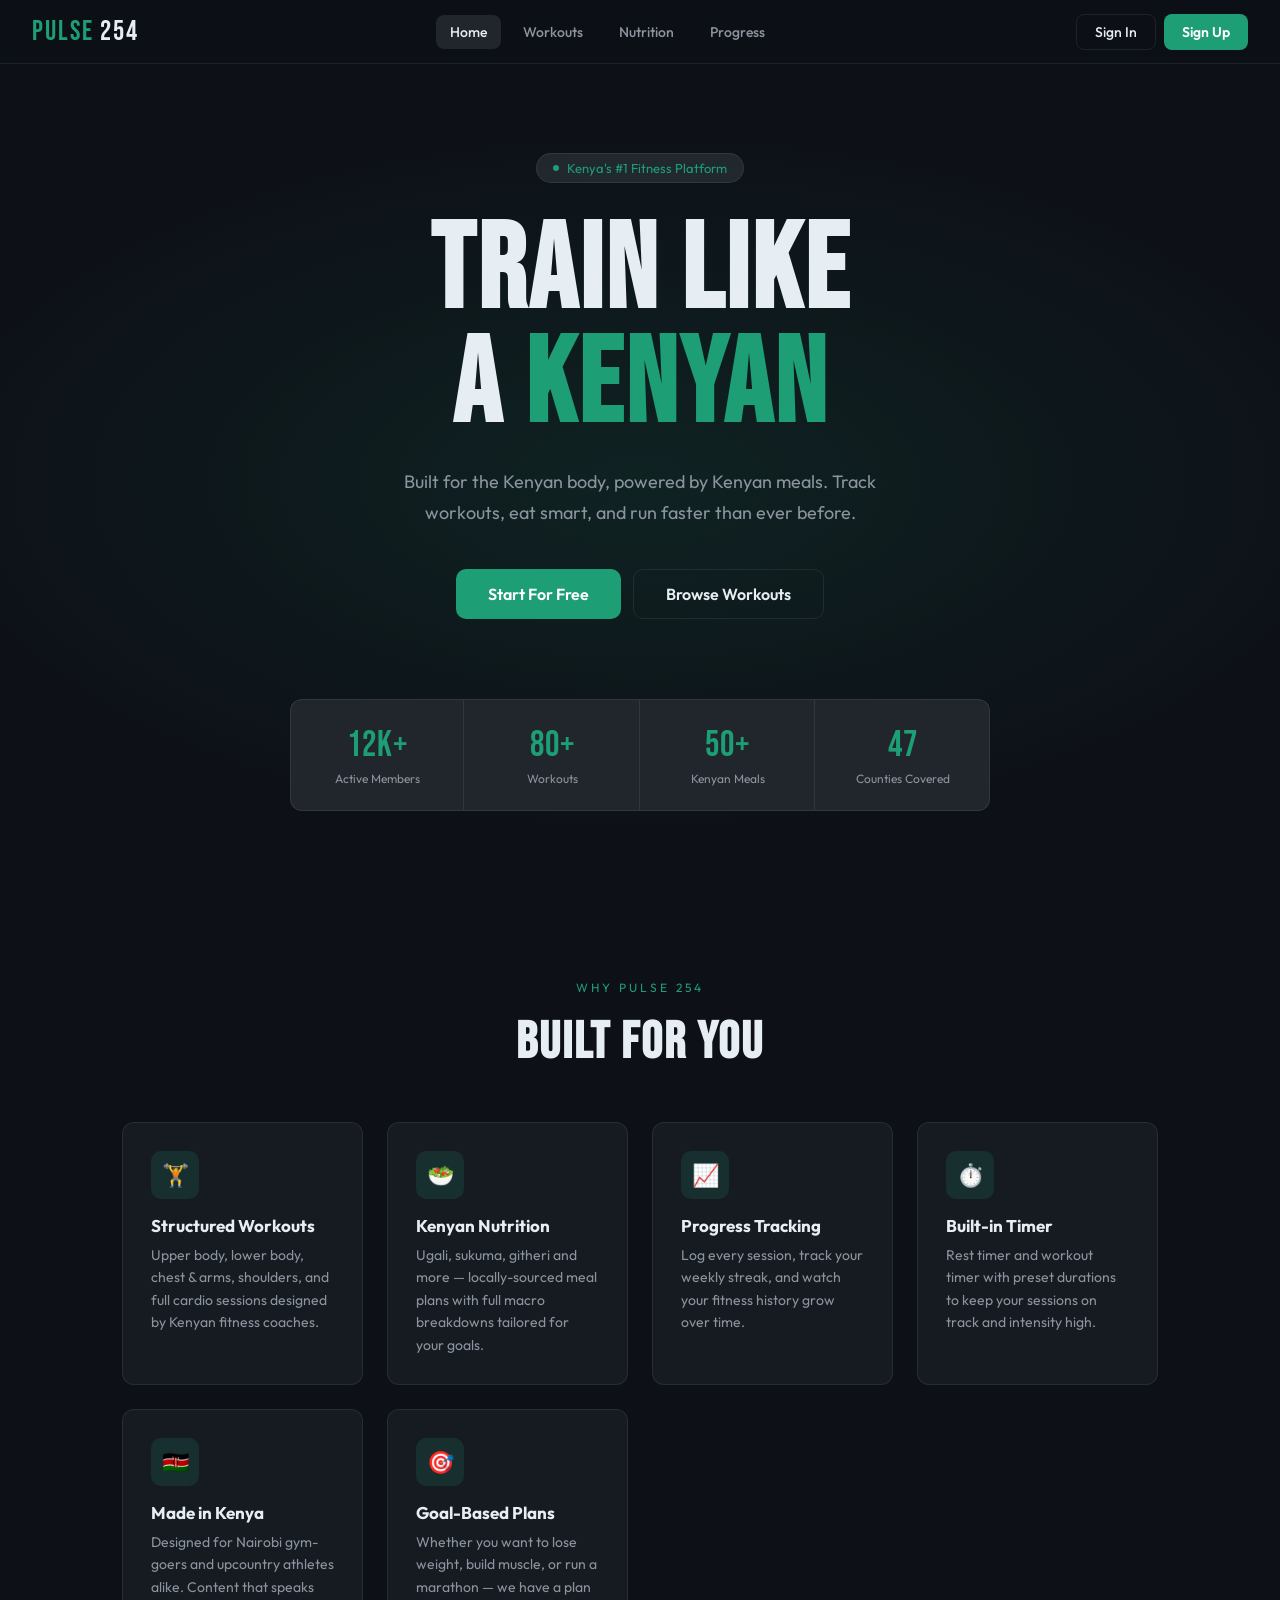
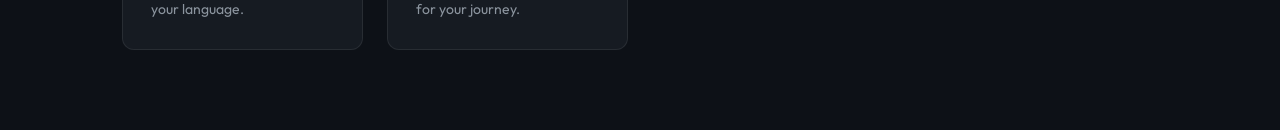
<file: index.html>
<!DOCTYPE html>
<html lang="en">
<head>
  <meta charset="UTF-8">
  <meta name="viewport" content="width=device-width, initial-scale=1.0">
  <title>Pulse 254 — Kenya's Fitness Platform</title>
  <link rel="stylesheet" href="styles.css">
</head>
<body>

<!-- ===== NAV ===== -->
<nav>
  <div class="logo" onclick="navigate('home')">PULSE <span>254</span></div>
  <ul class="nav-links">
    <li><a id="nav-home"      class="active" onclick="navigate('home')">Home</a></li>
    <li><a id="nav-workouts"             onclick="navigate('workouts')">Workouts</a></li>
    <li><a id="nav-nutrition"           onclick="navigate('nutrition')">Nutrition</a></li>
    <li><a id="nav-progress"             onclick="navigate('progress')">Progress</a></li>
  </ul>
  <div class="nav-right">
    <button class="btn-outline" onclick="navigate('auth'); showAuthTab('signin')">Sign In</button>
    <button class="btn-primary" onclick="navigate('auth'); showAuthTab('signup')">Sign Up</button>
  </div>
</nav>

<!-- Toast Notification -->
<div class="toast" id="toast"></div>

<!-- ===================================================
     HOME PAGE
===================================================== -->
<div id="page-home" class="page active">
  <section class="hero">
    <div class="hero-badge">
      <div class="dot"></div>
      Kenya's #1 Fitness Platform
    </div>
    <h1>TRAIN LIKE<br>A <span class="accent">KENYAN</span></h1>
    <p>Built for the Kenyan body, powered by Kenyan meals. Track workouts, eat smart, and run faster than ever before.</p>
    <div class="hero-cta">
      <button class="btn-big primary" onclick="navigate('auth'); showAuthTab('signup')">Start For Free</button>
      <button class="btn-big outline" onclick="navigate('workouts')">Browse Workouts</button>
    </div>
    <div class="stats-row">
      <div class="stat-item">
        <div class="num">12K+</div><div class="lbl">Active Members</div>
      </div>
      <div class="stat-item">
        <div class="num">80+</div><div class="lbl">Workouts</div>
      </div>
      <div class="stat-item">
        <div class="num">50+</div><div class="lbl">Kenyan Meals</div>
      </div>
      <div class="stat-item">
        <div class="num">47</div><div class="lbl">Counties Covered</div>
      </div>
    </div>
  </section>

  <section class="features">
    <div class="section-label">Why Pulse 254</div>
    <h2 class="section-title">BUILT FOR YOU</h2>
    <div class="feature-grid">
      <div class="feature-card">
        <div class="feature-icon">🏋️</div>
        <h3>Structured Workouts</h3>
        <p>Upper body, lower body, chest & arms, shoulders, and full cardio sessions designed by Kenyan fitness coaches.</p>
      </div>
      <div class="feature-card">
        <div class="feature-icon">🥗</div>
        <h3>Kenyan Nutrition</h3>
        <p>Ugali, sukuma, githeri and more — locally-sourced meal plans with full macro breakdowns tailored for your goals.</p>
      </div>
      <div class="feature-card">
        <div class="feature-icon">📈</div>
        <h3>Progress Tracking</h3>
        <p>Log every session, track your weekly streak, and watch your fitness history grow over time.</p>
      </div>
      <div class="feature-card">
        <div class="feature-icon">⏱️</div>
        <h3>Built-in Timer</h3>
        <p>Rest timer and workout timer with preset durations to keep your sessions on track and intensity high.</p>
      </div>
      <div class="feature-card">
        <div class="feature-icon">🇰🇪</div>
        <h3>Made in Kenya</h3>
        <p>Designed for Nairobi gym-goers and upcountry athletes alike. Content that speaks your language.</p>
      </div>
      <div class="feature-card">
        <div class="feature-icon">🎯</div>
        <h3>Goal-Based Plans</h3>
        <p>Whether you want to lose weight, build muscle, or run a marathon — we have a plan for your journey.</p>
      </div>
    </div>
  </section>
</div>

<!-- ===================================================
     WORKOUTS PAGE
===================================================== -->
<div id="page-workouts" class="page">
  <div class="page-header">
    <h1>WORKOUTS</h1>
    <p>Choose your focus area and get moving. Each workout includes sets, reps, and coaching cues.</p>
  </div>
  <div class="workout-tabs">
    <button class="tab-btn active" onclick="filterWorkouts('all', this)">All</button>
    <button class="tab-btn"        onclick="filterWorkouts('upper', this)">Upper Body</button>
    <button class="tab-btn"        onclick="filterWorkouts('lower', this)">Lower Body</button>
    <button class="tab-btn"        onclick="filterWorkouts('chest', this)">Chest, Hands &amp; Shoulders</button>
    <button class="tab-btn"        onclick="filterWorkouts('cardio', this)">Cardio</button>
  </div>
  <div class="workout-grid" id="workout-grid"></div>
</div>

<!-- ===================================================
     NUTRITION PAGE
===================================================== -->
<div id="page-nutrition" class="page">
  <div class="page-header">
    <h1>NUTRITION</h1>
    <p>Fuel your body with traditional Kenyan meals packed with balanced macros for peak performance.</p>
  </div>
  <div class="workout-tabs">
    <button class="tab-btn active"  onclick="filterMeals('all', this)">All Meals</button>
    <button class="tab-btn"         onclick="filterMeals('breakfast', this)">Breakfast</button>
    <button class="tab-btn"         onclick="filterMeals('lunch', this)">Lunch</button>
    <button class="tab-btn"         onclick="filterMeals('dinner', this)">Dinner</button>
    <button class="tab-btn"         onclick="filterMeals('snack', this)">Snacks</button>
  </div>
  <div class="meal-grid" id="meal-grid"></div>
</div>

<!-- ===================================================
     PROGRESS PAGE
===================================================== -->
<div id="page-progress" class="page">
  <div class="page-header">
    <h1>PROGRESS</h1>
    <p>Your fitness journey at a glance. Log workouts, track streaks, and stay consistent.</p>
  </div>
  <div class="progress-layout">

    <!-- Left Column -->
    <div style="display:flex; flex-direction:column; gap:1.25rem;">

      <!-- Weekly Activity -->
      <div class="progress-card">
        <h3>Weekly Activity</h3>
        <div class="week-grid" id="week-grid"></div>
        <div class="streak-info" id="streak-info"></div>
      </div>

      <!-- Workout Log -->
      <div class="progress-card">
        <h3>Workout Log</h3>
        <div class="log-list" id="log-list">
          <div class="empty-state">
            <div class="icon">📋</div>
            <p>No workouts logged yet.<br>Head to workouts and start your first session!</p>
          </div>
        </div>
      </div>

    </div>

    <!-- Right Column -->
    <div style="display:flex; flex-direction:column; gap:1.25rem;">

      <!-- Timer -->
      <div class="timer-card">
        <h3>Rest Timer</h3>
        <div class="timer-display" id="timer-display">01:30</div>
        <div class="progress-bar-wrap">
          <div class="progress-bar-fill" id="timer-bar" style="width:100%"></div>
        </div>
        <div class="timer-btns">
          <button class="timer-btn start" id="timer-start-btn" onclick="timerToggle()">Start</button>
          <button class="timer-btn"                             onclick="timerReset()">Reset</button>
        </div>
        <div class="timer-presets">
          <div style="font-size:12px; color:var(--text2); margin-bottom:4px;">Quick Presets</div>
          <div class="preset-row">
            <button class="preset-btn" onclick="setTimer(30)">30s</button>
            <button class="preset-btn" onclick="setTimer(60)">1 min</button>
            <button class="preset-btn" onclick="setTimer(90)">1:30</button>
            <button class="preset-btn" onclick="setTimer(120)">2 min</button>
          </div>
          <div class="preset-row">
            <button class="preset-btn" onclick="setTimer(180)">3 min</button>
            <button class="preset-btn" onclick="setTimer(300)">5 min</button>
            <button class="preset-btn" onclick="setTimer(600)">10 min</button>
            <button class="preset-btn" onclick="setTimer(1200)">20 min</button>
          </div>
        </div>
      </div>

      <!-- Stats Summary -->
      <div class="progress-card">
        <h3>Stats Summary</h3>
        <div class="stats-summary-grid">
          <div class="macro" style="padding:12px;">
            <div class="val" id="stat-total"  style="color:var(--green);  font-size:22px;">0</div>
            <div class="lbl">Total Workouts</div>
          </div>
          <div class="macro" style="padding:12px;">
            <div class="val" id="stat-week"   style="color:var(--amber);  font-size:22px;">0</div>
            <div class="lbl">This Week</div>
          </div>
          <div class="macro" style="padding:12px;">
            <div class="val" id="stat-streak" style="color:var(--red);    font-size:22px;">0</div>
            <div class="lbl">Day Streak</div>
          </div>
          <div class="macro" style="padding:12px;">
            <div class="val" id="stat-fav"    style="color:var(--green);  font-size:14px; font-weight:500;">—</div>
            <div class="lbl">Top Category</div>
          </div>
        </div>
      </div>

    </div>
  </div>
</div>

<!-- ===================================================
     AUTH PAGE
===================================================== -->
<div id="page-auth" class="page">
  <div class="auth-wrap">
    <div class="auth-card">
      <div class="auth-logo">PULSE 254</div>
      <div class="auth-sub">Kenya's Fitness Platform</div>

      <div class="auth-tabs-row">
        <button class="auth-tab active" id="tab-signin" onclick="showAuthTab('signin')">Sign In</button>
        <button class="auth-tab"        id="tab-signup" onclick="showAuthTab('signup')">Sign Up</button>
      </div>

      <!-- Sign In Form -->
      <div id="form-signin">
        <div class="form-group">
          <label>Email Address</label>
          <input type="email" id="signin-email" placeholder="you@example.com">
        </div>
        <div class="form-group">
          <label>Password</label>
          <input type="password" id="signin-pass" placeholder="Enter your password">
        </div>
        <button class="form-submit" onclick="handleSignin()">Sign In</button>
        <div class="auth-footer">
          Don't have an account? <a onclick="showAuthTab('signup')">Sign up free</a>
        </div>
      </div>

      <!-- Sign Up Form -->
      <div id="form-signup" style="display:none;">
        <div class="form-group">
          <label>Full Name</label>
          <input type="text" id="signup-name" placeholder="e.g. Wanjiku Mwangi">
        </div>
        <div class="form-group">
          <label>Email Address</label>
          <input type="email" id="signup-email" placeholder="you@example.com">
        </div>
        <div class="form-group">
          <label>Password</label>
          <input type="password" id="signup-pass" placeholder="Create a strong password">
        </div>
        <button class="form-submit" onclick="handleSignup()">Create Account</button>
        <div class="auth-footer">
          Already have an account? <a onclick="showAuthTab('signin')">Sign in</a>
        </div>
      </div>

    </div>
  </div>
</div>

<script src="app.js"></script>
</body>
</html>
</file>
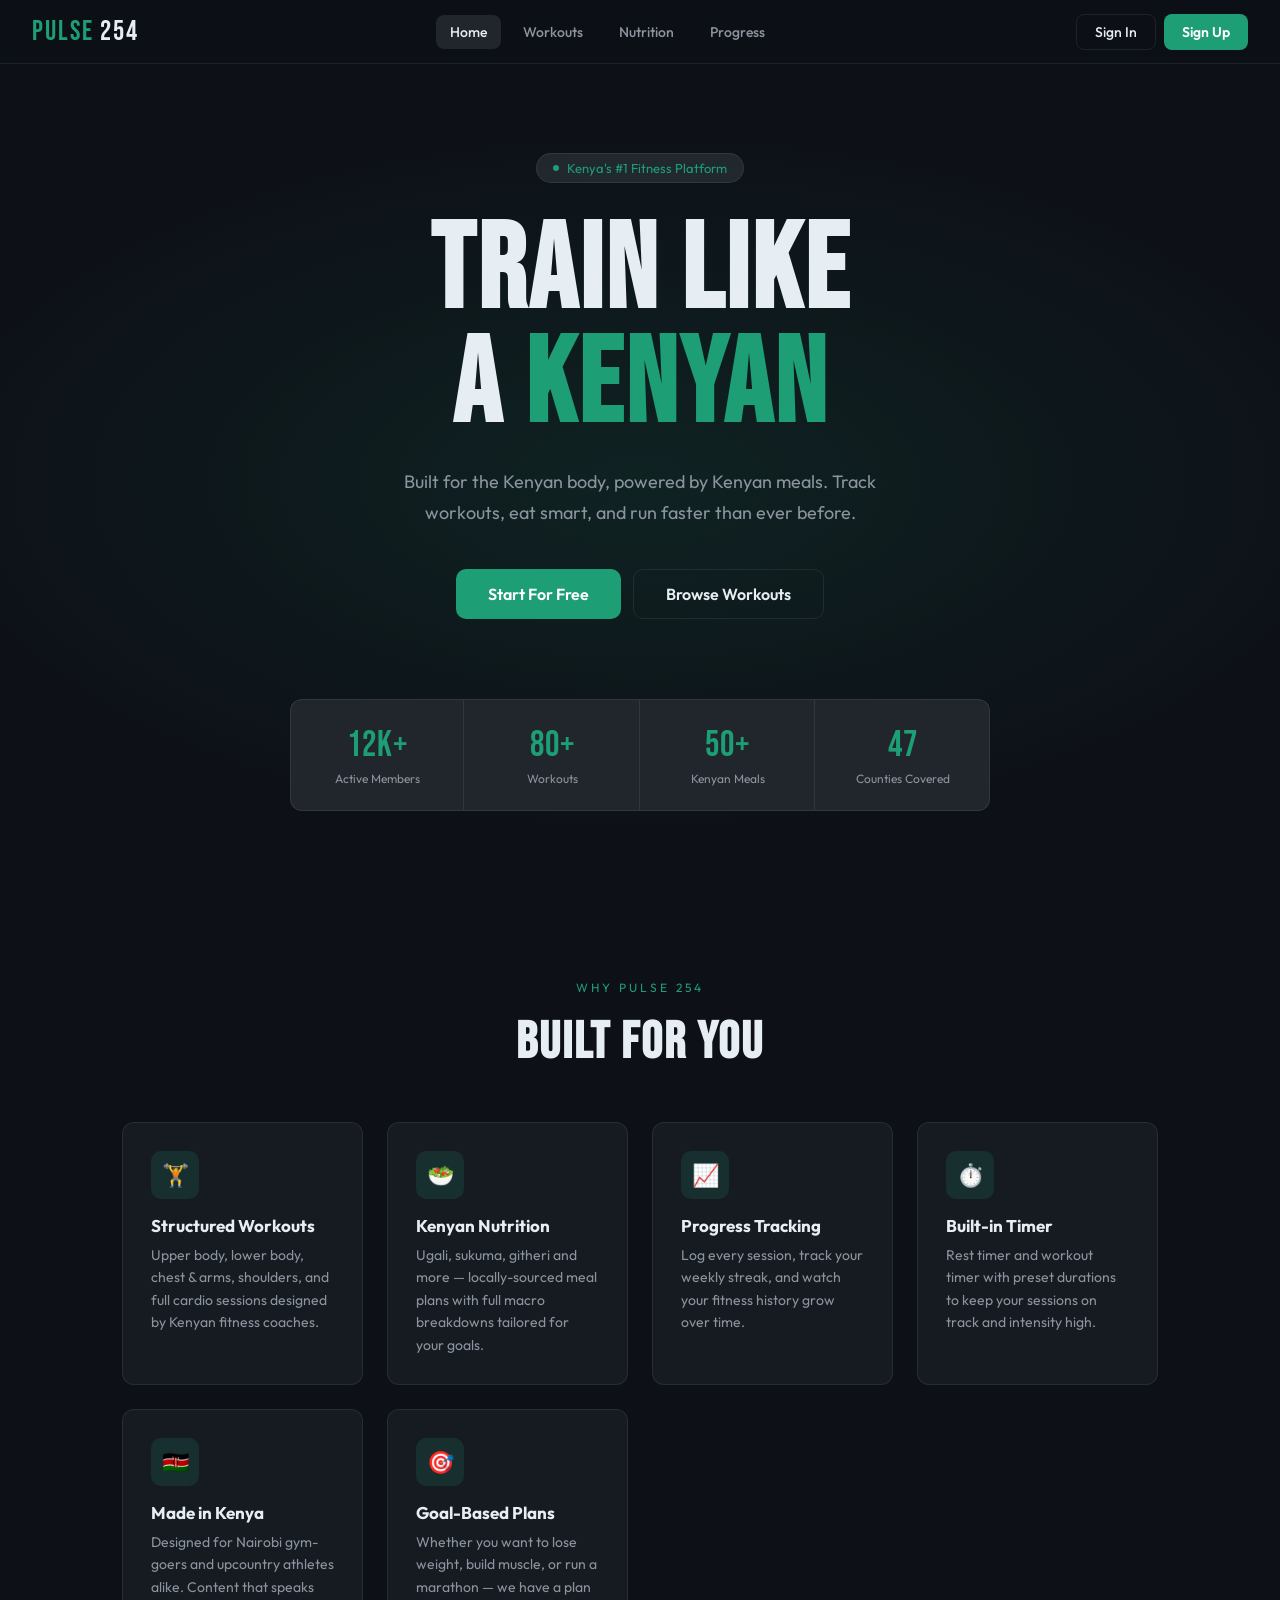
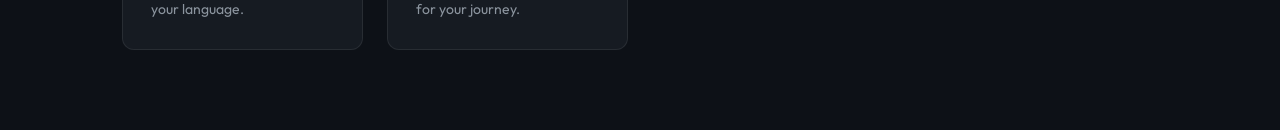
<file: fitness website.html>
<!DOCTYPE html>
<html lang="en">
<head>
  <meta charset="UTF-8">
  <meta name="viewport" content="width=device-width, initial-scale=1.0">
  <title>Pulse 254 — Kenya's Fitness Platform</title>
  <link rel="stylesheet" href="styles.css">
</head>
<body>

<!-- ===== NAV ===== -->
<nav>
  <div class="logo" onclick="navigate('home')">PULSE <span>254</span></div>
  <ul class="nav-links">
    <li><a id="nav-home"      class="active" onclick="navigate('home')">Home</a></li>
    <li><a id="nav-workouts"             onclick="navigate('workouts')">Workouts</a></li>
    <li><a id="nav-nutrition"           onclick="navigate('nutrition')">Nutrition</a></li>
    <li><a id="nav-progress"             onclick="navigate('progress')">Progress</a></li>
  </ul>
  <div class="nav-right">
    <button class="btn-outline" onclick="navigate('auth'); showAuthTab('signin')">Sign In</button>
    <button class="btn-primary" onclick="navigate('auth'); showAuthTab('signup')">Sign Up</button>
  </div>
</nav>

<!-- Toast Notification -->
<div class="toast" id="toast"></div>

<!-- ===================================================
     HOME PAGE
===================================================== -->
<div id="page-home" class="page active">
  <section class="hero">
    <div class="hero-badge">
      <div class="dot"></div>
      Kenya's #1 Fitness Platform
    </div>
    <h1>TRAIN LIKE<br>A <span class="accent">KENYAN</span></h1>
    <p>Built for the Kenyan body, powered by Kenyan meals. Track workouts, eat smart, and run faster than ever before.</p>
    <div class="hero-cta">
      <button class="btn-big primary" onclick="navigate('auth'); showAuthTab('signup')">Start For Free</button>
      <button class="btn-big outline" onclick="navigate('workouts')">Browse Workouts</button>
    </div>
    <div class="stats-row">
      <div class="stat-item">
        <div class="num">12K+</div><div class="lbl">Active Members</div>
      </div>
      <div class="stat-item">
        <div class="num">80+</div><div class="lbl">Workouts</div>
      </div>
      <div class="stat-item">
        <div class="num">50+</div><div class="lbl">Kenyan Meals</div>
      </div>
      <div class="stat-item">
        <div class="num">47</div><div class="lbl">Counties Covered</div>
      </div>
    </div>
  </section>

  <section class="features">
    <div class="section-label">Why Pulse 254</div>
    <h2 class="section-title">BUILT FOR YOU</h2>
    <div class="feature-grid">
      <div class="feature-card">
        <div class="feature-icon">🏋️</div>
        <h3>Structured Workouts</h3>
        <p>Upper body, lower body, chest & arms, shoulders, and full cardio sessions designed by Kenyan fitness coaches.</p>
      </div>
      <div class="feature-card">
        <div class="feature-icon">🥗</div>
        <h3>Kenyan Nutrition</h3>
        <p>Ugali, sukuma, githeri and more — locally-sourced meal plans with full macro breakdowns tailored for your goals.</p>
      </div>
      <div class="feature-card">
        <div class="feature-icon">📈</div>
        <h3>Progress Tracking</h3>
        <p>Log every session, track your weekly streak, and watch your fitness history grow over time.</p>
      </div>
      <div class="feature-card">
        <div class="feature-icon">⏱️</div>
        <h3>Built-in Timer</h3>
        <p>Rest timer and workout timer with preset durations to keep your sessions on track and intensity high.</p>
      </div>
      <div class="feature-card">
        <div class="feature-icon">🇰🇪</div>
        <h3>Made in Kenya</h3>
        <p>Designed for Nairobi gym-goers and upcountry athletes alike. Content that speaks your language.</p>
      </div>
      <div class="feature-card">
        <div class="feature-icon">🎯</div>
        <h3>Goal-Based Plans</h3>
        <p>Whether you want to lose weight, build muscle, or run a marathon — we have a plan for your journey.</p>
      </div>
    </div>
  </section>
</div>

<!-- ===================================================
     WORKOUTS PAGE
===================================================== -->
<div id="page-workouts" class="page">
  <div class="page-header">
    <h1>WORKOUTS</h1>
    <p>Choose your focus area and get moving. Each workout includes sets, reps, and coaching cues.</p>
  </div>
  <div class="workout-tabs">
    <button class="tab-btn active" onclick="filterWorkouts('all', this)">All</button>
    <button class="tab-btn"        onclick="filterWorkouts('upper', this)">Upper Body</button>
    <button class="tab-btn"        onclick="filterWorkouts('lower', this)">Lower Body</button>
    <button class="tab-btn"        onclick="filterWorkouts('chest', this)">Chest, Hands &amp; Shoulders</button>
    <button class="tab-btn"        onclick="filterWorkouts('cardio', this)">Cardio</button>
  </div>
  <div class="workout-grid" id="workout-grid"></div>
</div>

<!-- ===================================================
     NUTRITION PAGE
===================================================== -->
<div id="page-nutrition" class="page">
  <div class="page-header">
    <h1>NUTRITION</h1>
    <p>Fuel your body with traditional Kenyan meals packed with balanced macros for peak performance.</p>
  </div>
  <div class="workout-tabs">
    <button class="tab-btn active"  onclick="filterMeals('all', this)">All Meals</button>
    <button class="tab-btn"         onclick="filterMeals('breakfast', this)">Breakfast</button>
    <button class="tab-btn"         onclick="filterMeals('lunch', this)">Lunch</button>
    <button class="tab-btn"         onclick="filterMeals('dinner', this)">Dinner</button>
    <button class="tab-btn"         onclick="filterMeals('snack', this)">Snacks</button>
  </div>
  <div class="meal-grid" id="meal-grid"></div>
</div>

<!-- ===================================================
     PROGRESS PAGE
===================================================== -->
<div id="page-progress" class="page">
  <div class="page-header">
    <h1>PROGRESS</h1>
    <p>Your fitness journey at a glance. Log workouts, track streaks, and stay consistent.</p>
  </div>
  <div class="progress-layout">

    <!-- Left Column -->
    <div style="display:flex; flex-direction:column; gap:1.25rem;">

      <!-- Weekly Activity -->
      <div class="progress-card">
        <h3>Weekly Activity</h3>
        <div class="week-grid" id="week-grid"></div>
        <div class="streak-info" id="streak-info"></div>
      </div>

      <!-- Workout Log -->
      <div class="progress-card">
        <h3>Workout Log</h3>
        <div class="log-list" id="log-list">
          <div class="empty-state">
            <div class="icon">📋</div>
            <p>No workouts logged yet.<br>Head to workouts and start your first session!</p>
          </div>
        </div>
      </div>

    </div>

    <!-- Right Column -->
    <div style="display:flex; flex-direction:column; gap:1.25rem;">

      <!-- Timer -->
      <div class="timer-card">
        <h3>Rest Timer</h3>
        <div class="timer-display" id="timer-display">01:30</div>
        <div class="progress-bar-wrap">
          <div class="progress-bar-fill" id="timer-bar" style="width:100%"></div>
        </div>
        <div class="timer-btns">
          <button class="timer-btn start" id="timer-start-btn" onclick="timerToggle()">Start</button>
          <button class="timer-btn"                             onclick="timerReset()">Reset</button>
        </div>
        <div class="timer-presets">
          <div style="font-size:12px; color:var(--text2); margin-bottom:4px;">Quick Presets</div>
          <div class="preset-row">
            <button class="preset-btn" onclick="setTimer(30)">30s</button>
            <button class="preset-btn" onclick="setTimer(60)">1 min</button>
            <button class="preset-btn" onclick="setTimer(90)">1:30</button>
            <button class="preset-btn" onclick="setTimer(120)">2 min</button>
          </div>
          <div class="preset-row">
            <button class="preset-btn" onclick="setTimer(180)">3 min</button>
            <button class="preset-btn" onclick="setTimer(300)">5 min</button>
            <button class="preset-btn" onclick="setTimer(600)">10 min</button>
            <button class="preset-btn" onclick="setTimer(1200)">20 min</button>
          </div>
        </div>
      </div>

      <!-- Stats Summary -->
      <div class="progress-card">
        <h3>Stats Summary</h3>
        <div class="stats-summary-grid">
          <div class="macro" style="padding:12px;">
            <div class="val" id="stat-total"  style="color:var(--green);  font-size:22px;">0</div>
            <div class="lbl">Total Workouts</div>
          </div>
          <div class="macro" style="padding:12px;">
            <div class="val" id="stat-week"   style="color:var(--amber);  font-size:22px;">0</div>
            <div class="lbl">This Week</div>
          </div>
          <div class="macro" style="padding:12px;">
            <div class="val" id="stat-streak" style="color:var(--red);    font-size:22px;">0</div>
            <div class="lbl">Day Streak</div>
          </div>
          <div class="macro" style="padding:12px;">
            <div class="val" id="stat-fav"    style="color:var(--green);  font-size:14px; font-weight:500;">—</div>
            <div class="lbl">Top Category</div>
          </div>
        </div>
      </div>

    </div>
  </div>
</div>

<!-- ===================================================
     AUTH PAGE
===================================================== -->
<div id="page-auth" class="page">
  <div class="auth-wrap">
    <div class="auth-card">
      <div class="auth-logo">PULSE 254</div>
      <div class="auth-sub">Kenya's Fitness Platform</div>

      <div class="auth-tabs-row">
        <button class="auth-tab active" id="tab-signin" onclick="showAuthTab('signin')">Sign In</button>
        <button class="auth-tab"        id="tab-signup" onclick="showAuthTab('signup')">Sign Up</button>
      </div>

      <!-- Sign In Form -->
      <div id="form-signin">
        <div class="form-group">
          <label>Email Address</label>
          <input type="email" id="signin-email" placeholder="you@example.com">
        </div>
        <div class="form-group">
          <label>Password</label>
          <input type="password" id="signin-pass" placeholder="Enter your password">
        </div>
        <button class="form-submit" onclick="handleSignin()">Sign In</button>
        <div class="auth-footer">
          Don't have an account? <a onclick="showAuthTab('signup')">Sign up free</a>
        </div>
      </div>

      <!-- Sign Up Form -->
      <div id="form-signup" style="display:none;">
        <div class="form-group">
          <label>Full Name</label>
          <input type="text" id="signup-name" placeholder="e.g. Wanjiku Mwangi">
        </div>
        <div class="form-group">
          <label>Email Address</label>
          <input type="email" id="signup-email" placeholder="you@example.com">
        </div>
        <div class="form-group">
          <label>Password</label>
          <input type="password" id="signup-pass" placeholder="Create a strong password">
        </div>
        <button class="form-submit" onclick="handleSignup()">Create Account</button>
        <div class="auth-footer">
          Already have an account? <a onclick="showAuthTab('signin')">Sign in</a>
        </div>
      </div>

    </div>
  </div>
</div>

<script src="app.js"></script>
</body>
</html>
</file>
<file: styles.css>
@import url('https://fonts.googleapis.com/css2?family=Bebas+Neue&family=Outfit:wght@300;400;500;600;700&display=swap');

:root {
  --green: #1D9E75;
  --green-light: #E1F5EE;
  --green-dark: #085041;
  --red: #D85A30;
  --red-light: #FAECE7;
  --amber: #EF9F27;
  --amber-light: #FAEEDA;
  --bg: #0d1117;
  --bg2: #161b22;
  --bg3: #21262d;
  --text: #e6edf3;
  --text2: #8b949e;
  --border: rgba(255,255,255,0.08);
  --radius: 12px;
}

* { margin: 0; padding: 0; box-sizing: border-box; }

body {
  font-family: 'Outfit', sans-serif;
  background: var(--bg);
  color: var(--text);
  min-height: 100vh;
  overflow-x: hidden;
}

/* ===== NAV ===== */
nav {
  position: fixed; top: 0; width: 100%; z-index: 100;
  background: rgba(13,17,23,0.92);
  backdrop-filter: blur(12px);
  border-bottom: 1px solid var(--border);
  padding: 0 2rem;
  display: flex; align-items: center; justify-content: space-between;
  height: 64px;
}
.logo {
  font-family: 'Bebas Neue', sans-serif;
  font-size: 28px;
  letter-spacing: 2px;
  color: var(--green);
  cursor: pointer;
}
.logo span { color: var(--text); }
.nav-links { display: flex; gap: 8px; list-style: none; }
.nav-links li a {
  text-decoration: none;
  color: var(--text2);
  font-size: 14px;
  font-weight: 500;
  padding: 8px 14px;
  border-radius: 8px;
  transition: all 0.2s;
  cursor: pointer;
  display: block;
}
.nav-links li a:hover,
.nav-links li a.active {
  color: var(--text);
  background: var(--bg3);
}
.nav-right { display: flex; gap: 8px; }

.btn-outline {
  padding: 8px 18px; border-radius: 8px;
  border: 1px solid var(--border);
  background: transparent; color: var(--text);
  font-family: 'Outfit', sans-serif;
  font-size: 14px; font-weight: 500;
  cursor: pointer; transition: all 0.2s;
}
.btn-outline:hover { background: var(--bg3); border-color: var(--green); }

.btn-primary {
  padding: 8px 18px; border-radius: 8px;
  border: none; background: var(--green);
  color: #fff; font-family: 'Outfit', sans-serif;
  font-size: 14px; font-weight: 600;
  cursor: pointer; transition: all 0.2s;
}
.btn-primary:hover { background: var(--green-dark); transform: translateY(-1px); }

/* ===== PAGES ===== */
.page { display: none; padding-top: 64px; min-height: 100vh; }
.page.active { display: block; }

/* ===== HOME PAGE ===== */
.hero {
  min-height: calc(100vh - 64px);
  display: flex; flex-direction: column;
  align-items: center; justify-content: center;
  text-align: center;
  padding: 4rem 2rem;
  position: relative;
  overflow: hidden;
}
.hero::before {
  content: '';
  position: absolute; inset: 0;
  background: radial-gradient(ellipse 80% 60% at 50% 50%, rgba(29,158,117,0.12) 0%, transparent 70%);
  pointer-events: none;
}
.hero-badge {
  display: inline-flex; align-items: center; gap: 8px;
  background: var(--bg3); border: 1px solid var(--border);
  border-radius: 100px; padding: 6px 16px;
  font-size: 13px; color: var(--green);
  margin-bottom: 2rem;
  animation: fadeUp 0.6s ease;
}
.hero-badge .dot { width: 6px; height: 6px; border-radius: 50%; background: var(--green); }
.hero h1 {
  font-family: 'Bebas Neue', sans-serif;
  font-size: clamp(64px, 10vw, 120px);
  line-height: 0.95;
  letter-spacing: 3px;
  margin-bottom: 1.5rem;
  animation: fadeUp 0.6s 0.1s ease both;
}
.hero h1 .accent { color: var(--green); }
.hero p {
  font-size: 18px; color: var(--text2);
  max-width: 540px; line-height: 1.7;
  margin-bottom: 2.5rem;
  animation: fadeUp 0.6s 0.2s ease both;
}
.hero-cta {
  display: flex; gap: 12px; flex-wrap: wrap; justify-content: center;
  animation: fadeUp 0.6s 0.3s ease both;
}
.btn-big {
  padding: 14px 32px; border-radius: 10px;
  font-family: 'Outfit', sans-serif;
  font-size: 16px; font-weight: 600;
  cursor: pointer; transition: all 0.2s;
}
.btn-big.primary { background: var(--green); color: #fff; border: none; }
.btn-big.primary:hover { background: var(--green-dark); transform: translateY(-2px); }
.btn-big.outline { background: transparent; color: var(--text); border: 1px solid var(--border); }
.btn-big.outline:hover { background: var(--bg3); border-color: var(--green); }

.stats-row {
  display: flex; gap: 2px;
  margin-top: 5rem;
  background: var(--bg3);
  border-radius: var(--radius);
  overflow: hidden;
  border: 1px solid var(--border);
  animation: fadeUp 0.6s 0.4s ease both;
  width: 100%; max-width: 700px;
}
.stat-item {
  flex: 1; padding: 1.5rem 1rem; text-align: center;
  border-right: 1px solid var(--border);
}
.stat-item:last-child { border-right: none; }
.stat-item .num {
  font-family: 'Bebas Neue', sans-serif;
  font-size: 36px; color: var(--green);
  letter-spacing: 1px;
}
.stat-item .lbl { font-size: 12px; color: var(--text2); margin-top: 4px; }

.features {
  padding: 5rem 2rem;
  max-width: 1100px; margin: 0 auto;
}
.section-label {
  text-align: center;
  font-size: 12px; letter-spacing: 3px; text-transform: uppercase;
  color: var(--green); margin-bottom: 1rem;
}
.section-title {
  text-align: center;
  font-family: 'Bebas Neue', sans-serif;
  font-size: 52px; letter-spacing: 2px;
  margin-bottom: 3rem;
}
.feature-grid {
  display: grid;
  grid-template-columns: repeat(auto-fit, minmax(240px, 1fr));
  gap: 1.5rem;
}
.feature-card {
  background: var(--bg2); border: 1px solid var(--border);
  border-radius: var(--radius); padding: 1.75rem;
  transition: all 0.3s;
}
.feature-card:hover { border-color: var(--green); transform: translateY(-4px); }
.feature-icon {
  width: 48px; height: 48px; border-radius: 10px;
  background: rgba(29,158,117,0.15);
  display: flex; align-items: center; justify-content: center;
  font-size: 22px; margin-bottom: 1rem;
}
.feature-card h3 { font-size: 17px; margin-bottom: 0.5rem; }
.feature-card p { font-size: 14px; color: var(--text2); line-height: 1.6; }

/* ===== PAGE HEADER ===== */
.page-header {
  padding: 3rem 2rem 1.5rem;
  max-width: 1100px; margin: 0 auto;
}
.page-header h1 {
  font-family: 'Bebas Neue', sans-serif;
  font-size: 56px; letter-spacing: 2px;
  margin-bottom: 0.5rem;
}
.page-header p { color: var(--text2); font-size: 16px; }

/* ===== TABS ===== */
.workout-tabs {
  display: flex; gap: 8px; flex-wrap: wrap;
  padding: 0 2rem 1.5rem;
  max-width: 1100px; margin: 0 auto;
}
.tab-btn {
  padding: 8px 18px; border-radius: 8px;
  border: 1px solid var(--border);
  background: transparent; color: var(--text2);
  font-family: 'Outfit', sans-serif;
  font-size: 14px; font-weight: 500;
  cursor: pointer; transition: all 0.2s;
}
.tab-btn:hover { color: var(--text); border-color: var(--green); }
.tab-btn.active { background: var(--green); color: #fff; border-color: var(--green); }

/* ===== WORKOUTS ===== */
.workout-grid {
  padding: 0 2rem 3rem;
  max-width: 1100px; margin: 0 auto;
  display: grid;
  grid-template-columns: repeat(auto-fill, minmax(300px, 1fr));
  gap: 1.25rem;
}
.workout-card {
  background: var(--bg2); border: 1px solid var(--border);
  border-radius: var(--radius); overflow: hidden;
  transition: all 0.3s; cursor: pointer;
}
.workout-card:hover { border-color: var(--green); transform: translateY(-3px); }
.workout-card-header {
  padding: 1.25rem 1.25rem 1rem;
  display: flex; justify-content: space-between; align-items: flex-start;
}
.workout-category {
  font-size: 11px; text-transform: uppercase; letter-spacing: 2px;
  color: var(--green); font-weight: 600;
}
.difficulty { font-size: 12px; padding: 3px 10px; border-radius: 100px; }
.diff-easy { background: rgba(29,158,117,0.15); color: var(--green); }
.diff-med  { background: rgba(239,159,39,0.15);  color: var(--amber); }
.diff-hard { background: rgba(216,90,48,0.15);   color: var(--red); }
.workout-card h3 { padding: 0 1.25rem; font-size: 18px; margin-bottom: 0.5rem; }
.workout-card p  { padding: 0 1.25rem; font-size: 13px; color: var(--text2); line-height: 1.6; margin-bottom: 1rem; }
.workout-meta {
  padding: 1rem 1.25rem;
  border-top: 1px solid var(--border);
  display: flex; gap: 1.5rem;
}
.meta-item { font-size: 13px; color: var(--text2); }
.meta-item strong { color: var(--text); font-size: 15px; display: block; }
.log-btn {
  margin: 0 1.25rem 1.25rem;
  width: calc(100% - 2.5rem);
  padding: 10px; border-radius: 8px;
  background: rgba(29,158,117,0.15);
  border: 1px solid rgba(29,158,117,0.3);
  color: var(--green); font-family: 'Outfit', sans-serif;
  font-size: 14px; font-weight: 600;
  cursor: pointer; transition: all 0.2s;
}
.log-btn:hover { background: var(--green); color: #fff; }

/* ===== NUTRITION ===== */
.meal-grid {
  padding: 0 2rem 3rem;
  max-width: 1100px; margin: 0 auto;
  display: grid;
  grid-template-columns: repeat(auto-fill, minmax(320px, 1fr));
  gap: 1.25rem;
}
.meal-card {
  background: var(--bg2); border: 1px solid var(--border);
  border-radius: var(--radius); overflow: hidden;
  transition: all 0.3s;
}
.meal-card:hover { border-color: rgba(239,159,39,0.5); transform: translateY(-3px); }
.meal-emoji {
  height: 120px; display: flex; align-items: center; justify-content: center;
  font-size: 64px; background: var(--bg3);
}
.meal-body { padding: 1.25rem; }
.meal-tag {
  display: inline-block;
  font-size: 11px; text-transform: uppercase; letter-spacing: 2px;
  color: var(--amber); font-weight: 600; margin-bottom: 0.5rem;
}
.meal-body h3 { font-size: 18px; margin-bottom: 0.5rem; }
.meal-body p  { font-size: 13px; color: var(--text2); line-height: 1.6; margin-bottom: 1rem; }
.macro-row { display: flex; gap: 8px; }
.macro {
  flex: 1; background: var(--bg3); border-radius: 8px;
  padding: 8px; text-align: center;
}
.macro .val { font-size: 16px; font-weight: 600; }
.macro .lbl { font-size: 11px; color: var(--text2); margin-top: 2px; }
.macro.cal .val  { color: var(--red); }
.macro.pro .val  { color: var(--green); }
.macro.carb .val { color: var(--amber); }

/* ===== PROGRESS ===== */
.progress-layout {
  padding: 0 2rem 3rem;
  max-width: 1100px; margin: 0 auto;
  display: grid;
  grid-template-columns: 1fr 340px;
  gap: 1.5rem;
}
@media (max-width: 860px) {
  .progress-layout { grid-template-columns: 1fr; }
}
.progress-card {
  background: var(--bg2); border: 1px solid var(--border);
  border-radius: var(--radius); padding: 1.5rem;
}
.progress-card h3 {
  font-size: 16px; font-weight: 600;
  margin-bottom: 1.25rem;
  display: flex; align-items: center; gap: 8px;
}
.progress-card h3 span { color: var(--green); }
.log-list { display: flex; flex-direction: column; gap: 10px; }
.log-item {
  display: flex; align-items: center; gap: 12px;
  padding: 12px; background: var(--bg3);
  border-radius: 8px; border: 1px solid var(--border);
}
.log-dot {
  width: 36px; height: 36px; border-radius: 8px;
  background: rgba(29,158,117,0.15);
  display: flex; align-items: center; justify-content: center;
  font-size: 16px; flex-shrink: 0;
}
.log-info { flex: 1; }
.log-info .name { font-size: 14px; font-weight: 500; }
.log-info .time { font-size: 12px; color: var(--text2); margin-top: 2px; }
.log-sets { font-size: 13px; color: var(--green); font-weight: 600; }
.empty-state { text-align: center; padding: 3rem 1rem; color: var(--text2); }
.empty-state .icon { font-size: 48px; margin-bottom: 1rem; }
.empty-state p { font-size: 14px; }

/* ===== TIMER ===== */
.timer-card {
  background: var(--bg2); border: 1px solid var(--border);
  border-radius: var(--radius); padding: 1.5rem;
  text-align: center;
}
.timer-card h3 {
  font-size: 14px; color: var(--text2); margin-bottom: 1.5rem;
  text-transform: uppercase; letter-spacing: 2px;
}
.timer-display {
  font-family: 'Bebas Neue', sans-serif;
  font-size: 72px; letter-spacing: 4px;
  color: var(--text); line-height: 1;
  margin-bottom: 1.5rem;
}
.timer-display.running { color: var(--green); }
.timer-display.rest    { color: var(--amber); }
.timer-btns { display: flex; gap: 8px; justify-content: center; margin-bottom: 1.25rem; }
.timer-btn {
  flex: 1; padding: 10px;
  border-radius: 8px; border: 1px solid var(--border);
  background: var(--bg3); color: var(--text);
  font-family: 'Outfit', sans-serif; font-size: 14px; font-weight: 500;
  cursor: pointer; transition: all 0.2s;
}
.timer-btn:hover { border-color: var(--green); }
.timer-btn.start { background: var(--green); border-color: var(--green); color: #fff; }
.timer-btn.start:hover { background: var(--green-dark); }
.timer-presets { display: flex; flex-direction: column; gap: 8px; margin-top: 1rem; }
.preset-row { display: flex; gap: 8px; }
.preset-btn {
  flex: 1; padding: 8px;
  border-radius: 8px; border: 1px solid var(--border);
  background: var(--bg3); color: var(--text2);
  font-family: 'Outfit', sans-serif; font-size: 12px;
  cursor: pointer; transition: all 0.2s;
}
.preset-btn:hover { color: var(--text); border-color: var(--green); }
.progress-bar-wrap {
  background: var(--bg3); border-radius: 100px;
  height: 6px; overflow: hidden; margin: 1.5rem 0;
}
.progress-bar-fill {
  height: 100%; border-radius: 100px;
  background: var(--green); transition: width 1s linear;
}
.week-grid {
  display: grid; grid-template-columns: repeat(7, 1fr); gap: 6px;
  margin-bottom: 1rem;
}
.day-box {
  aspect-ratio: 1; border-radius: 6px;
  display: flex; flex-direction: column;
  align-items: center; justify-content: center;
  font-size: 10px; color: var(--text2);
  background: var(--bg3); border: 1px solid var(--border);
  cursor: pointer; transition: all 0.2s;
}
.day-box.done {
  background: rgba(29,158,117,0.2);
  border-color: rgba(29,158,117,0.4);
  color: var(--green);
}
.day-box .day-num { font-size: 14px; font-weight: 600; color: inherit; }
.streak-info { font-size: 13px; color: var(--text2); text-align: center; }
.streak-info strong { color: var(--green); }

/* ===== AUTH ===== */
.auth-wrap {
  min-height: calc(100vh - 64px);
  display: flex; align-items: center; justify-content: center;
  padding: 2rem;
}
.auth-card {
  background: var(--bg2); border: 1px solid var(--border);
  border-radius: 16px; padding: 2.5rem;
  width: 100%; max-width: 420px;
}
.auth-logo {
  font-family: 'Bebas Neue', sans-serif;
  font-size: 32px; color: var(--green);
  text-align: center; margin-bottom: 0.25rem;
  letter-spacing: 2px;
}
.auth-sub { text-align: center; color: var(--text2); font-size: 14px; margin-bottom: 2rem; }
.auth-tabs-row {
  display: flex; background: var(--bg3); border-radius: 8px;
  padding: 4px; margin-bottom: 1.75rem;
}
.auth-tab {
  flex: 1; padding: 8px; border-radius: 6px;
  border: none; background: transparent;
  color: var(--text2); font-family: 'Outfit', sans-serif;
  font-size: 14px; font-weight: 500;
  cursor: pointer; transition: all 0.2s;
}
.auth-tab.active {
  background: var(--bg2); color: var(--text);
  box-shadow: 0 1px 3px rgba(0,0,0,0.3);
}
.form-group { margin-bottom: 1.25rem; }
.form-group label { display: block; font-size: 13px; color: var(--text2); margin-bottom: 6px; }
.form-group input {
  width: 100%; padding: 10px 14px;
  background: var(--bg3); border: 1px solid var(--border);
  border-radius: 8px; color: var(--text);
  font-family: 'Outfit', sans-serif; font-size: 14px;
  outline: none; transition: border-color 0.2s;
}
.form-group input:focus { border-color: var(--green); }
.form-group input::placeholder { color: var(--text2); }
.form-submit {
  width: 100%; padding: 12px;
  background: var(--green); color: #fff;
  border: none; border-radius: 8px;
  font-family: 'Outfit', sans-serif; font-size: 15px; font-weight: 600;
  cursor: pointer; transition: all 0.2s; margin-top: 0.5rem;
}
.form-submit:hover { background: var(--green-dark); }
.auth-footer { text-align: center; font-size: 13px; color: var(--text2); margin-top: 1.5rem; }
.auth-footer a { color: var(--green); text-decoration: none; cursor: pointer; }

/* ===== STATS SUMMARY ===== */
.stats-summary-grid {
  display: grid; grid-template-columns: 1fr 1fr; gap: 8px;
}

/* ===== TOAST ===== */
.toast {
  position: fixed; bottom: 2rem; right: 2rem;
  background: var(--bg3); border: 1px solid rgba(29,158,117,0.4);
  border-radius: 10px; padding: 12px 20px;
  font-size: 14px; color: var(--text);
  z-index: 999; transform: translateY(100px); opacity: 0;
  transition: all 0.3s;
}
.toast.show { transform: translateY(0); opacity: 1; }
.toast .green { color: var(--green); font-weight: 600; }

/* ===== ANIMATIONS ===== */
@keyframes fadeUp {
  from { opacity: 0; transform: translateY(20px); }
  to   { opacity: 1; transform: translateY(0); }
}
</file>
